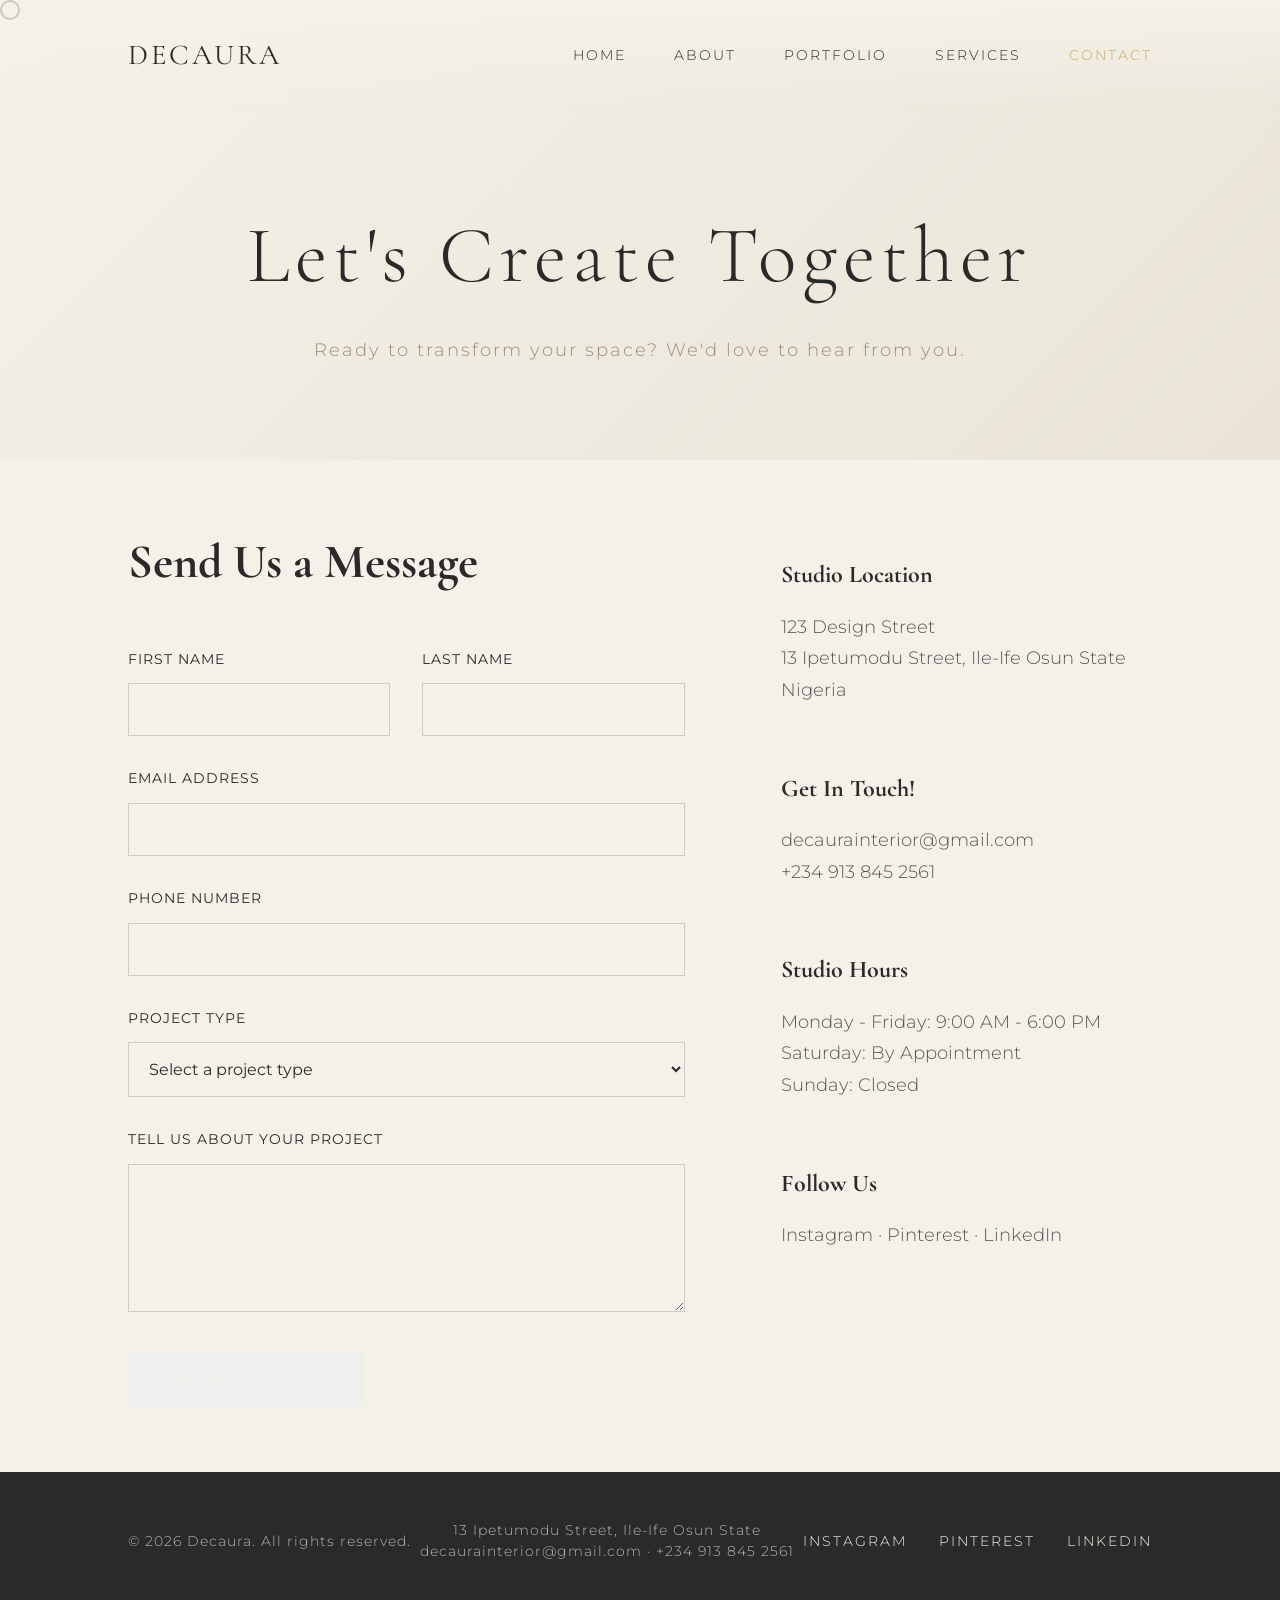
<file: contact.html>
<!doctype html>
<html lang="en">
  <head>
    <meta charset="UTF-8" />
    <meta name="viewport" content="width=device-width, initial-scale=1.0" />
    <title>Contact — DECAURA</title>
    <link
      href="https://fonts.googleapis.com/css2?family=Cormorant+Garamond:wght@300;400;500;600&family=Montserrat:wght@200;300;400;500&display=swap"
      rel="stylesheet"
    />
    <link rel="stylesheet" href="styles.css" />
  </head>
  <body>
    <div class="cursor"></div>
    <nav>
      <div class="logo">DECAURA</div>
      <ul class="nav-links">
        <li><a href="index.html">Home</a></li>
        <li><a href="about.html">About</a></li>
        <li><a href="portfolio.html">Portfolio</a></li>
        <li><a href="services.html">Services</a></li>
        <li><a href="contact.html" class="active">Contact</a></li>
      </ul>
    </nav>
    <section class="page-hero">
      <h1>Let's Create Together</h1>
      <p>Ready to transform your space? We'd love to hear from you.</p>
    </section>
    <section class="contact-content">
      <div class="contact-grid">
        <div class="contact-form-container">
          <h2>Send Us a Message</h2>
          <form class="contact-form">
            <div class="form-row">
              <div class="form-group">
                <label for="first-name">First Name</label>
                <input type="text" id="first-name" name="first-name" required />
              </div>
              <div class="form-group">
                <label for="last-name">Last Name</label>
                <input type="text" id="last-name" name="last-name" required />
              </div>
            </div>
            <div class="form-group">
              <label for="email">Email Address</label>
              <input type="email" id="email" name="email" required />
            </div>
            <div class="form-group">
              <label for="phone">Phone Number</label>
              <input type="tel" id="phone" name="phone" />
            </div>
            <div class="form-group">
              <label for="project-type">Project Type</label>
              <select id="project-type" name="project-type" required>
                <option value="">Select a project type</option>
                <option value="residential">Residential</option>
                <option value="commercial">Commercial</option>
                <option value="hospitality">Hospitality</option>
                <option value="consultation">Consultation</option>
                <option value="other">Other</option>
              </select>
            </div>
            <div class="form-group">
              <label for="message">Tell Us About Your Project</label>
              <textarea
                id="message"
                name="message"
                rows="6"
                required
              ></textarea>
            </div>
            <button type="submit" class="cta-button">Send Message</button>
          </form>
        </div>
        <div class="contact-info">
          <div class="info-block">
            <h3>Studio Location</h3>
            <p>
              123 Design Street<br />13 Ipetumodu Street, Ile-Ife Osun State<br />Nigeria
            </p>
          </div>
          <div class="info-block">
            <h3>Get In Touch!</h3>
            <p>
              <a href="mailto:hello@decaura.design">decaurainterior@gmail.com</a
              ><br /><a href="tel:+15551234567">+234 913 845 2561</a>
            </p>
          </div>
          <div class="info-block">
            <h3>Studio Hours</h3>
            <p>
              Monday - Friday: 9:00 AM - 6:00 PM<br />Saturday: By
              Appointment<br />Sunday: Closed
            </p>
          </div>
          <div class="info-block">
            <h3>Follow Us</h3>
            <p>
              <a href="#">Instagram</a> · <a href="#">Pinterest</a> ·
              <a href="#">LinkedIn</a>
            </p>
          </div>
        </div>
      </div>
    </section>
    <footer>
      <div class="footer-left">
        <p>&copy; 2026 Decaura. All rights reserved.</p>
      </div>
      <div class="footer-center">
        <p>13 Ipetumodu Street, Ile-Ife Osun State</p>
        <p>decaurainterior@gmail.com · +234 913 845 2561</p>
      </div>
      <div class="social-links">
        <a href="#">Instagram</a>
        <a href="#">Pinterest</a>
        <a href="#">Linkedin</a>
      </div>
    </footer>
    <script src="scripts.js"></script>
  </body>
</html>
</file>
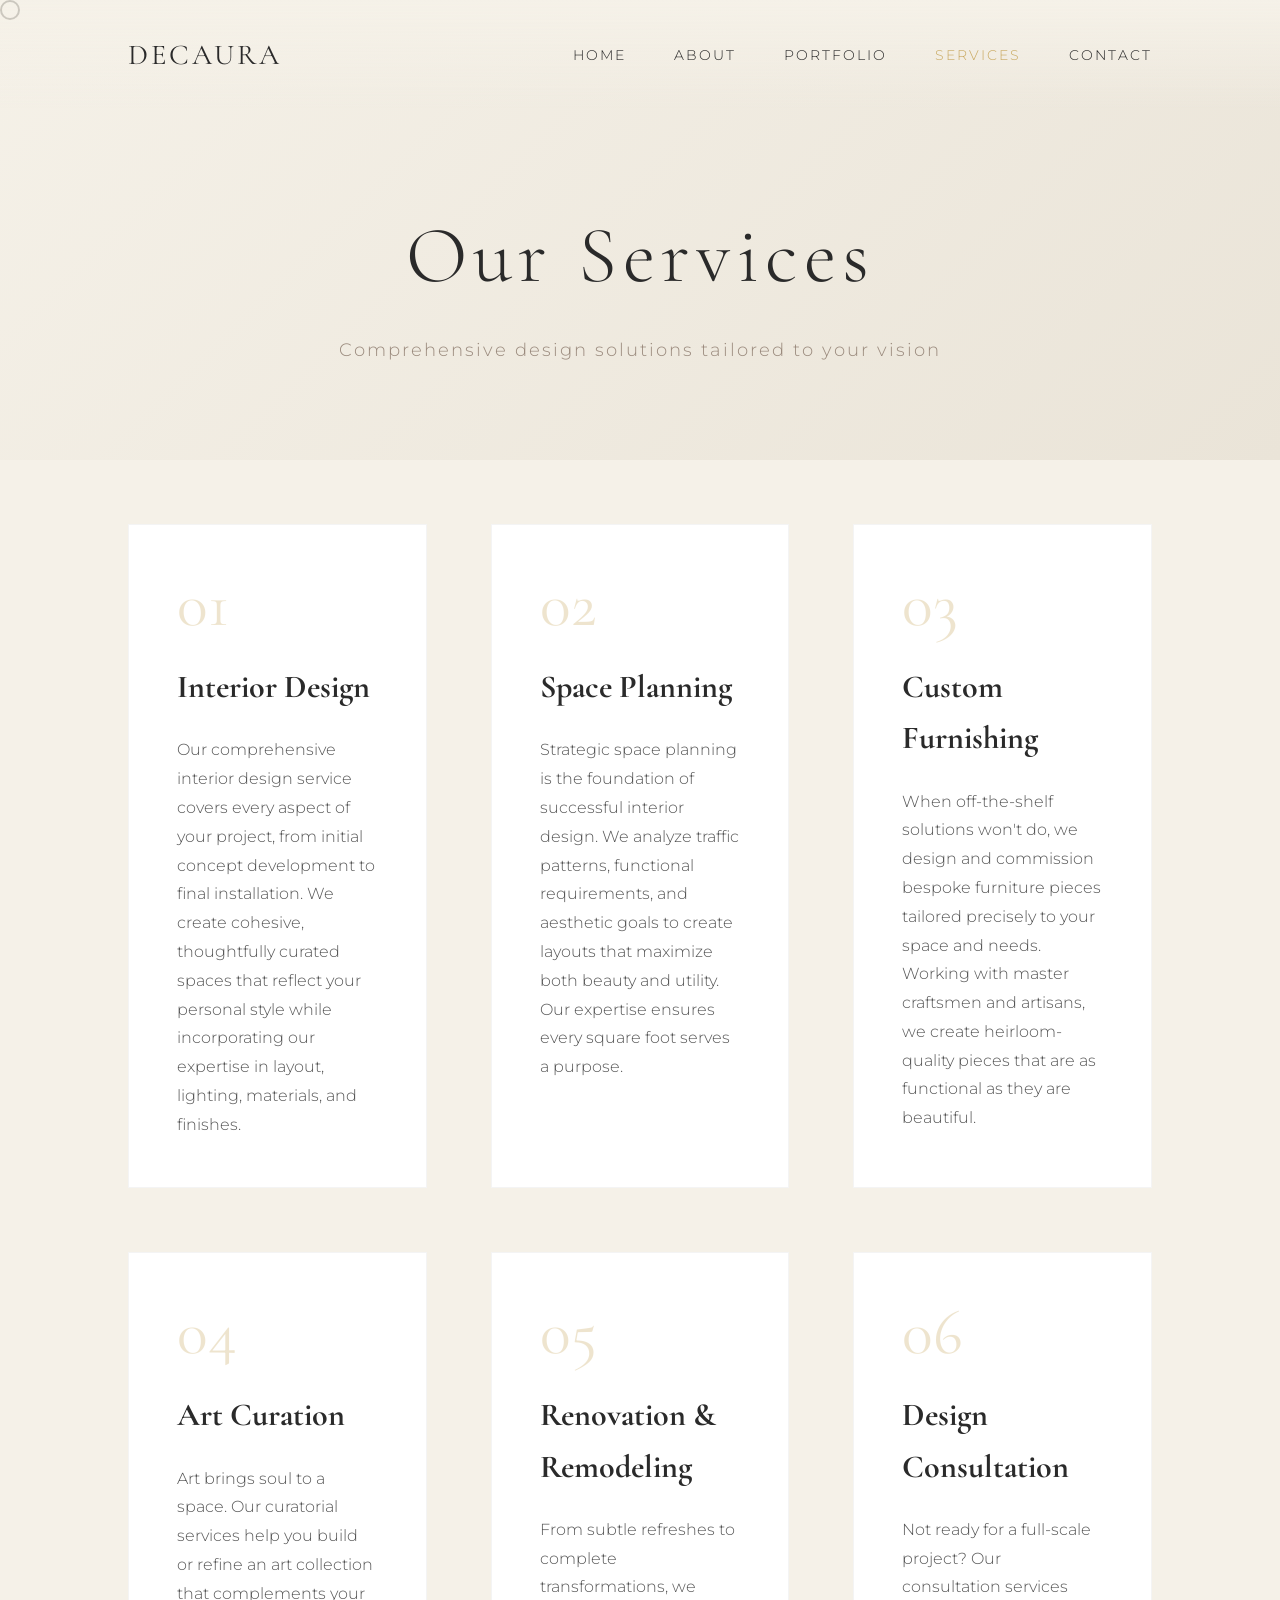
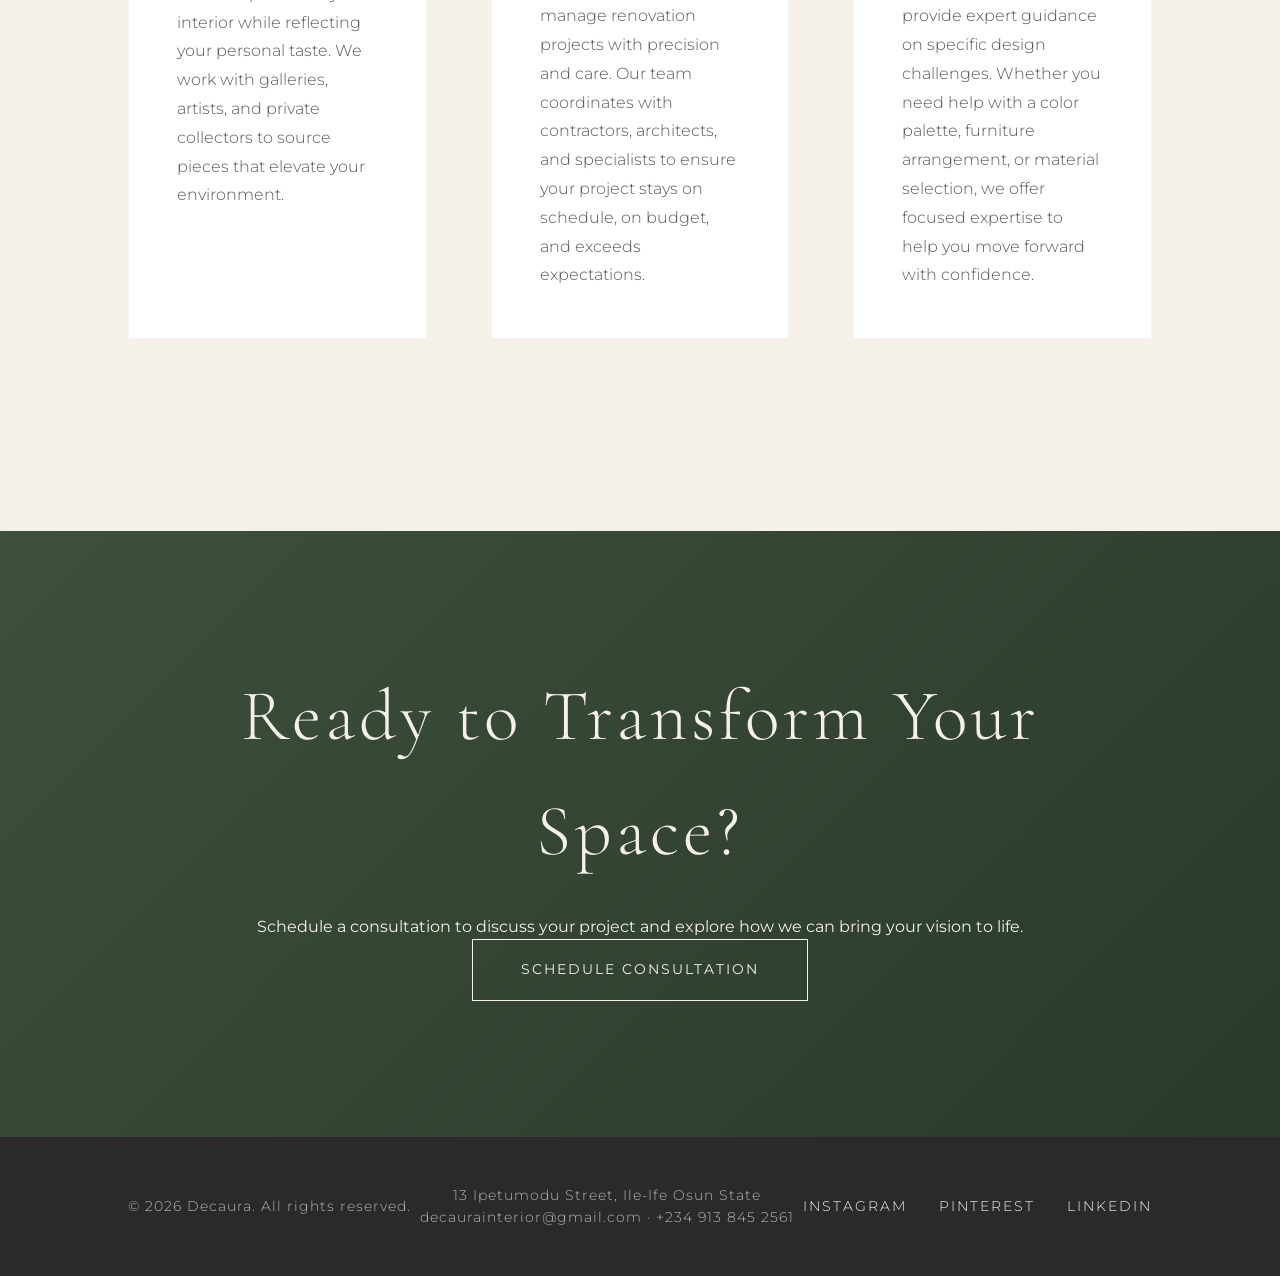
<file: services.html>
<!doctype html>
<html lang="en">
  <head>
    <meta charset="UTF-8" />
    <meta name="viewport" content="width=device-width, initial-scale=1.0" />
    <title>Services — DECAURA</title>
    <link
      href="https://fonts.googleapis.com/css2?family=Cormorant+Garamond:wght@300;400;500;600&family=Montserrat:wght@200;300;400;500&display=swap"
      rel="stylesheet"
    />
    <link rel="stylesheet" href="styles.css" />
  </head>
  <body>
    <div class="cursor"></div>
    <nav>
      <div class="logo">DECAURA</div>
      <ul class="nav-links">
        <li><a href="index.html">Home</a></li>
        <li><a href="about.html">About</a></li>
        <li><a href="portfolio.html">Portfolio</a></li>
        <li><a href="services.html" class="active">Services</a></li>
        <li><a href="contact.html">Contact</a></li>
      </ul>
    </nav>
    <section class="page-hero">
      <h1>Our Services</h1>
      <p>Comprehensive design solutions tailored to your vision</p>
    </section>
    <section class="services-grid">
      <div class="service-card">
        <div class="service-number">01</div>
        <h3>Interior Design</h3>
        <p>
          Our comprehensive interior design service covers every aspect of your
          project, from initial concept development to final installation. We
          create cohesive, thoughtfully curated spaces that reflect your
          personal style while incorporating our expertise in layout, lighting,
          materials, and finishes.
        </p>
      </div>
      <div class="service-card">
        <div class="service-number">02</div>
        <h3>Space Planning</h3>
        <p>
          Strategic space planning is the foundation of successful interior
          design. We analyze traffic patterns, functional requirements, and
          aesthetic goals to create layouts that maximize both beauty and
          utility. Our expertise ensures every square foot serves a purpose.
        </p>
      </div>
      <div class="service-card">
        <div class="service-number">03</div>
        <h3>Custom Furnishing</h3>
        <p>
          When off-the-shelf solutions won't do, we design and commission
          bespoke furniture pieces tailored precisely to your space and needs.
          Working with master craftsmen and artisans, we create heirloom-quality
          pieces that are as functional as they are beautiful.
        </p>
      </div>
      <div class="service-card">
        <div class="service-number">04</div>
        <h3>Art Curation</h3>
        <p>
          Art brings soul to a space. Our curatorial services help you build or
          refine an art collection that complements your interior while
          reflecting your personal taste. We work with galleries, artists, and
          private collectors to source pieces that elevate your environment.
        </p>
      </div>
      <div class="service-card">
        <div class="service-number">05</div>
        <h3>Renovation & Remodeling</h3>
        <p>
          From subtle refreshes to complete transformations, we manage
          renovation projects with precision and care. Our team coordinates with
          contractors, architects, and specialists to ensure your project stays
          on schedule, on budget, and exceeds expectations.
        </p>
      </div>
      <div class="service-card">
        <div class="service-number">06</div>
        <h3>Design Consultation</h3>
        <p>
          Not ready for a full-scale project? Our consultation services provide
          expert guidance on specific design challenges. Whether you need help
          with a color palette, furniture arrangement, or material selection, we
          offer focused expertise to help you move forward with confidence.
        </p>
      </div>
    </section>
    <section class="cta-section">
      <h2>Ready to Transform Your Space?</h2>
      <p>
        Schedule a consultation to discuss your project and explore how we can
        bring your vision to life.
      </p>
      <a href="contact.html" class="cta-button">Schedule Consultation</a>
    </section>
    <footer>
      <div class="footer-left">
        <p>&copy; 2026 Decaura. All rights reserved.</p>
      </div>
      <div class="footer-center">
        <p>13 Ipetumodu Street, Ile-Ife Osun State</p>
        <p>decaurainterior@gmail.com · +234 913 845 2561</p>
      </div>
      <div class="social-links">
        <a href="#">Instagram</a>
        <a href="#">Pinterest</a>
        <a href="#">Linkedin</a>
      </div>
    </footer>
    <script src="scripts.js"></script>
  </body>
</html>
</file>
<file: styles.css>
:root {
  --color-ivory: #f5f1e8;
  --color-charcoal: #2a2a2a;
  --color-warm-taupe: #9b8b7e;
  --color-deep-green: #3d4f3d;
  --color-soft-gold: #c9a961;
  --color-slate: #565656;

  /* 
   * NOTE: "The Seasons" is a premium font. 
   * Ensure you have the font files imported or an Adobe Fonts project linked.
   * Fallbacks: Cormorant Garamond (Display) and Montserrat (Body).
   */
  --font-display: "The Seasons", "Cormorant Garamond", serif;
  --font-body: "The Seasons", "Montserrat", sans-serif;
}

* {
  margin: 0;
  padding: 0;
  box-sizing: border-box;
}

body {
  font-family: var(--font-body);
  background-color: var(--color-ivory);
  color: var(--color-charcoal);
  overflow-x: hidden;
  line-height: 1.6;
  cursor: none;
}

html {
  scroll-behavior: smooth;
}

/* Custom Cursor */
.cursor {
  width: 20px;
  height: 20px;
  border: 2px solid var(--color-charcoal);
  border-radius: 50%;
  position: fixed;
  pointer-events: none;
  z-index: 9999;
  transition:
    transform 0.2s ease,
    border-color 0.2s ease;
  mix-blend-mode: difference;
}

.cursor.hover {
  transform: scale(2);
  border-color: var(--color-soft-gold);
}

/* Navigation */
nav {
  position: fixed;
  top: 0;
  width: 100%;
  padding: 2rem 8rem;
  display: flex;
  justify-content: space-between;
  align-items: center;
  z-index: 1000;
  background: linear-gradient(180deg, var(--color-ivory) 0%, transparent 100%);
  animation: slideDown 0.8s ease-out;
}

@keyframes slideDown {
  from {
    transform: translateY(-100%);
    opacity: 0;
  }
  to {
    transform: translateY(0);
    opacity: 1;
  }
}

.logo {
  font-family: var(--font-display);
  font-size: 1.8rem;
  font-weight: 400;
  letter-spacing: 3px;
  color: var(--color-charcoal);
  cursor: none;
}

.nav-links {
  display: flex;
  gap: 3rem;
  list-style: none;
}

.nav-links a {
  font-family: var(--font-body);
  font-size: 0.85rem;
  font-weight: 300;
  letter-spacing: 2px;
  text-transform: uppercase;
  color: var(--color-charcoal);
  text-decoration: none;
  position: relative;
  cursor: none;
  transition: color 0.3s ease;
}

.nav-links a.active {
  color: var(--color-soft-gold);
}

.nav-links a::after {
  content: "";
  position: absolute;
  bottom: -5px;
  left: 0;
  width: 0;
  height: 1px;
  background: var(--color-soft-gold);
  transition: width 0.4s ease;
}

.nav-links a:hover::after {
  width: 100%;
}

.nav-links a:hover {
  color: var(--color-warm-taupe);
}

/* Hero Section */
.hero {
  height: 100vh;
  display: flex;
  align-items: center;
  justify-content: center;
  position: relative;
  overflow: hidden;
}

.hero-content {
  text-align: center;
  z-index: 2;
  animation: fadeInUp 1.2s ease-out 0.3s both;
}

@keyframes fadeInUp {
  from {
    opacity: 0;
    transform: translateY(60px);
  }
  to {
    opacity: 1;
    transform: translateY(0);
  }
}

.hero h1 {
  font-family: var(--font-display);
  font-size: 7rem;
  font-weight: 300;
  letter-spacing: 8px;
  color: var(--color-charcoal);
  margin-bottom: 1.5rem;
  line-height: 1.1;
}

.hero-subtitle {
  font-family: var(--font-body);
  font-size: 1rem;
  font-weight: 300;
  letter-spacing: 4px;
  text-transform: uppercase;
  color: var(--color-warm-taupe);
  margin-bottom: 3rem;
  animation: fadeInUp 1.2s ease-out 0.6s both;
}

.cta-button {
  display: inline-block;
  padding: 1.2rem 3rem;
  border: 1px solid var(--color-charcoal);
  font-family: var(--font-body);
  font-size: 0.85rem;
  font-weight: 400;
  letter-spacing: 2px;
  text-transform: uppercase;
  color: var(--color-charcoal);
  text-decoration: none;
  cursor: none;
  position: relative;
  overflow: hidden;
  transition: color 0.4s ease;
  animation: fadeInUp 1.2s ease-out 0.9s both;
}

.cta-button::before {
  content: "";
  position: absolute;
  top: 0;
  left: -100%;
  width: 100%;
  height: 100%;
  background: var(--color-charcoal);
  transition: left 0.5s ease;
  z-index: -1;
}

.cta-button:hover::before {
  left: 0;
}

.cta-button:hover {
  color: var(--color-ivory);
}

.hero-video {
  position: absolute;
  top: 0;
  left: 0;
  width: 100%;
  height: 100%;
  object-fit: cover;
  z-index: 0;
}

.hero-overlay {
  position: absolute;
  top: 0;
  left: 0;
  width: 100%;
  height: 100%;
  background: rgba(0, 0, 0, 0.3);
  z-index: 1;
}

/* Updated hero text color for better contrast over video */
.hero h1 {
  color: var(--color-ivory);
}

.hero-subtitle {
  color: #e0e0e0;
}

.hero .cta-button {
  border-color: var(--color-ivory);
  color: var(--color-ivory);
}

.hero .cta-button:hover {
  background-color: var(--color-ivory);
  color: var(--color-charcoal);
}

/* Morphing Button - The Special Effect */
.morph-button {
  position: absolute;
  bottom: 2rem;
  left: 50%;
  transform: translateX(-50%);
  font-family: var(--font-body);
  font-size: 0.85rem;
  font-weight: 400;
  letter-spacing: 2px;
  text-transform: uppercase;
  color: var(--color-ivory);
  text-decoration: none;
  cursor: none;
  padding: 0.8rem 2rem;
  opacity: 0;
  transition: opacity 0.3s ease;
}

.showcase-image:hover .morph-button {
  opacity: 1;
}

.morph-button .button-text {
  position: relative;
  z-index: 2;
  display: inline-block;
}

.morph-button .button-underline {
  position: absolute;
  bottom: 0.6rem;
  left: 50%;
  transform: translateX(-50%);
  width: 60%;
  height: 2px;
  background: var(--color-soft-gold);
  transition: all 0.5s cubic-bezier(0.4, 0, 0.2, 1);
  border-radius: 1px;
}

.morph-button:hover .button-underline {
  width: 100%;
  height: 100%;
  bottom: 0;
  left: 0;
  transform: translateX(0);
  border-radius: 4px;
  background: var(--color-soft-gold);
}

.morph-button:hover {
  color: var(--color-charcoal);
}

/* Section Styles */
.section-label {
  font-family: var(--font-body);
  font-size: 0.75rem;
  font-weight: 400;
  letter-spacing: 3px;
  text-transform: uppercase;
  color: var(--color-soft-gold);
  margin-bottom: 1.5rem;
}

.section-header {
  text-align: center;
  margin-bottom: 4rem;
  padding: 0 8rem;
}

.section-header h2 {
  font-family: var(--font-display);
  font-size: 4.5rem;
  font-weight: 300;
  letter-spacing: 4px;
  color: var(--color-charcoal);
}

/* Featured Projects */
.featured-projects {
  padding: 8rem 8rem;
  background: var(--color-ivory);
}

.projects-showcase {
  display: grid;
  grid-template-columns: repeat(3, 1fr);
  gap: 3rem;
  margin-bottom: 4rem;
}

.showcase-item {
  animation: fadeInUp 0.8s ease-out both;
}

.showcase-item:nth-child(1) {
  animation-delay: 0.1s;
}

.showcase-item:nth-child(2) {
  animation-delay: 0.2s;
}

.showcase-item:nth-child(3) {
  animation-delay: 0.3s;
}

.showcase-image {
  position: relative;
  height: 500px;
  overflow: hidden;
  margin-bottom: 1.5rem;
}

.showcase-image img {
  width: 100%;
  height: 100%;
  object-fit: cover;
  transition: transform 0.8s cubic-bezier(0.4, 0, 0.2, 1);
  filter: grayscale(20%) brightness(0.95);
}

.showcase-item:hover .showcase-image img {
  transform: scale(1.1);
  filter: grayscale(0%) brightness(1);
}

.image-overlay {
  position: absolute;
  top: 0;
  left: 0;
  width: 100%;
  height: 100%;
  background: linear-gradient(
    180deg,
    transparent 0%,
    rgba(42, 42, 42, 0.3) 100%
  );
  pointer-events: none;
}

.showcase-info {
  padding: 0 0.5rem;
}

.project-category {
  font-family: var(--font-body);
  font-size: 0.75rem;
  font-weight: 400;
  letter-spacing: 2px;
  text-transform: uppercase;
  color: var(--color-warm-taupe);
  margin-bottom: 0.75rem;
}

.showcase-info h3 {
  font-family: var(--font-display);
  font-size: 2rem;
  font-weight: 400;
  color: var(--color-charcoal);
  margin-bottom: 0.75rem;
}

.showcase-info p {
  font-family: var(--font-body);
  font-size: 0.95rem;
  font-weight: 300;
  line-height: 1.7;
  color: var(--color-slate);
}

.view-all-container {
  text-align: center;
  margin-top: 4rem;
}

/* Philosophy Section */
.philosophy {
  padding: 8rem 8rem;
  background: linear-gradient(135deg, #eae4d8 0%, var(--color-ivory) 100%);
}

.philosophy-content {
  display: grid;
  grid-template-columns: 1fr 1fr;
  gap: 6rem;
  align-items: center;
  max-width: 1400px;
  margin: 0 auto;
}

.philosophy-text h2 {
  font-family: var(--font-display);
  font-size: 4rem;
  font-weight: 400;
  line-height: 1.2;
  color: var(--color-charcoal);
  margin-bottom: 2rem;
}

.philosophy-text p {
  font-family: var(--font-body);
  font-size: 1.05rem;
  font-weight: 300;
  line-height: 1.9;
  color: var(--color-slate);
  margin-bottom: 1.5rem;
}

.philosophy-image {
  position: relative;
  height: 600px;
  overflow: hidden;
}

.philosophy-image img {
  width: 100%;
  height: 100%;
  object-fit: cover;
  filter: grayscale(20%) contrast(1.1);
  transition: transform 0.6s ease;
}

.philosophy-image:hover img {
  transform: scale(1.05);
}

.text-link {
  font-family: var(--font-body);
  font-size: 0.95rem;
  font-weight: 400;
  letter-spacing: 1px;
  color: var(--color-soft-gold);
  text-decoration: none;
  cursor: none;
  transition: letter-spacing 0.3s ease;
  display: inline-block;
  margin-top: 1rem;
}

.text-link:hover {
  letter-spacing: 2px;
}

/* Footer */
footer {
  padding: 3rem 8rem;
  background: var(--color-charcoal);
  color: var(--color-ivory);
  display: flex;
  justify-content: space-between;
  align-items: center;
}

.footer-left p,
.footer-center p {
  font-family: var(--font-body);
  font-size: 0.85rem;
  font-weight: 300;
  letter-spacing: 1px;
  opacity: 0.7;
  line-height: 1.6;
}

.footer-center {
  text-align: center;
}

.social-links {
  display: flex;
  gap: 2rem;
}

.social-links a {
  font-family: var(--font-body);
  font-size: 0.85rem;
  font-weight: 300;
  letter-spacing: 2px;
  text-transform: uppercase;
  color: var(--color-ivory);
  text-decoration: none;
  cursor: none;
  transition: color 0.3s ease;
}

.social-links a:hover {
  color: var(--color-soft-gold);
}

/* Responsive Styles */
@media (max-width: 1200px) {
  .projects-showcase {
    grid-template-columns: repeat(2, 1fr);
  }
}

@media (max-width: 1024px) {
  .hero h1 {
    font-size: 5rem;
  }

  .philosophy-content {
    grid-template-columns: 1fr;
    gap: 3rem;
  }
}

@media (max-width: 768px) {
  nav {
    padding: 1.5rem 2rem;
  }

  .logo {
    font-size: 1.4rem;
  }

  .nav-links {
    gap: 1.5rem;
  }

  .nav-links a {
    font-size: 0.75rem;
  }

  .hero h1 {
    font-size: 3.5rem;
    letter-spacing: 4px;
  }

  .hero-subtitle {
    font-size: 0.85rem;
  }

  .section-header h2 {
    font-size: 3rem;
  }

  .projects-showcase {
    grid-template-columns: 1fr;
    gap: 2rem;
  }

  footer {
    flex-direction: column;
    gap: 2rem;
    text-align: center;
  }

  .footer-center {
    order: -1;
  }

  body {
    cursor: auto;
  }

  .cursor {
    display: none;
  }
}

/* Page Specific & Shared Element Styles from about.html */
.page-hero {
  padding: 12rem 8rem 6rem;
  text-align: center;
  background: linear-gradient(135deg, var(--color-ivory) 0%, #eae4d8 100%);
}
.page-hero h1 {
  font-family: var(--font-display);
  font-size: 5rem;
  font-weight: 300;
  letter-spacing: 6px;
  color: var(--color-charcoal);
  margin-bottom: 1rem;
}
.page-hero p {
  font-family: var(--font-body);
  font-size: 1.1rem;
  font-weight: 300;
  letter-spacing: 2px;
  color: var(--color-warm-taupe);
}
.about-content {
  padding: 4rem 8rem;
  max-width: 1600px;
  margin: 0 auto;
}
.about-story {
  display: grid;
  grid-template-columns: 1fr 1fr;
  gap: 6rem;
  align-items: center;
  margin-bottom: 8rem;
}
.story-text h2 {
  font-family: var(--font-display);
  font-size: 4rem;
  font-weight: 400;
  line-height: 1.2;
  color: var(--color-charcoal);
  margin-bottom: 2rem;
}
.story-text p {
  font-family: var(--font-body);
  font-size: 1.05rem;
  font-weight: 300;
  line-height: 1.9;
  color: var(--color-slate);
  margin-bottom: 1.5rem;
}
.story-image {
  position: relative;
  height: 700px;
  overflow: hidden;
}
.story-image img {
  width: 100%;
  height: 100%;
  object-fit: cover;
  filter: grayscale(10%);
}
.team-section {
  margin-bottom: 8rem;
}
.team-section h2 {
  font-family: var(--font-display);
  font-size: 4rem;
  font-weight: 300;
  letter-spacing: 4px;
  color: var(--color-charcoal);
  margin-bottom: 3rem;
  text-align: center;
}
.team-grid {
  display: grid;
  grid-template-columns: repeat(4, 1fr);
  gap: 3rem;
}
.team-member {
  text-align: center;
}
.member-image {
  width: 100%;
  height: 350px;
  overflow: hidden;
  margin-bottom: 1.5rem;
}
.member-image img {
  width: 100%;
  height: 100%;
  object-fit: cover;
  filter: grayscale(30%);
  transition:
    filter 0.4s ease,
    transform 0.6s ease;
}
.team-member:hover .member-image img {
  filter: grayscale(0%);
  transform: scale(1.05);
}
.team-member h3 {
  font-family: var(--font-display);
  font-size: 1.8rem;
  font-weight: 400;
  color: var(--color-charcoal);
  margin-bottom: 0.5rem;
}
.member-role {
  font-family: var(--font-body);
  font-size: 0.85rem;
  font-weight: 400;
  letter-spacing: 2px;
  text-transform: uppercase;
  color: var(--color-soft-gold);
  margin-bottom: 1rem;
}
.team-member p {
  font-family: var(--font-body);
  font-size: 0.95rem;
  font-weight: 300;
  line-height: 1.7;
  color: var(--color-slate);
}
.values-section h2 {
  font-family: var(--font-display);
  font-size: 4rem;
  font-weight: 300;
  letter-spacing: 4px;
  color: var(--color-charcoal);
  margin-bottom: 3rem;
  text-align: center;
}
.values-grid {
  display: grid;
  grid-template-columns: repeat(2, 1fr);
  gap: 4rem;
}
.value-item {
  padding: 2rem;
  border-left: 2px solid var(--color-soft-gold);
}
.value-item h3 {
  font-family: var(--font-display);
  font-size: 2rem;
  font-weight: 400;
  color: var(--color-charcoal);
  margin-bottom: 1rem;
}
.value-item p {
  font-family: var(--font-body);
  font-size: 1rem;
  font-weight: 300;
  line-height: 1.8;
  color: var(--color-slate);
}
.cta-section {
  padding: 8rem 8rem;
  background: linear-gradient(135deg, #3d4f3d 0%, #2a3a2a 100%);
  color: var(--color-ivory);
  text-align: center;
}
.cta-section h2 {
  font-family: var(--font-display);
  font-size: 4.5rem;
  font-weight: 300;
  letter-spacing: 4px;
  margin-bottom: 1.5rem;
}
.cta-button {
  display: inline-block;
  padding: 1.2rem 3rem;
  border: 1px solid var(--color-ivory);
  font-family: var(--font-body);
  font-size: 0.85rem;
  font-weight: 400;
  letter-spacing: 2px;
  text-transform: uppercase;
  color: var(--color-ivory);
  text-decoration: none;
  cursor: none;
  position: relative;
  overflow: hidden;
  transition: color 0.4s ease;
}
.cta-button::before {
  content: "";
  position: absolute;
  top: 0;
  left: -100%;
  width: 100%;
  height: 100%;
  background: var(--color-ivory);
  transition: left 0.5s ease;
  z-index: -1;
}
.cta-button:hover::before {
  left: 0;
}
.cta-button:hover {
  color: var(--color-charcoal);
}

@media (max-width: 1200px) {
  .team-grid {
    grid-template-columns: repeat(2, 1fr);
  }
}
@media (max-width: 1024px) {
  .about-story {
    grid-template-columns: 1fr;
    gap: 3rem;
  }
}
@media (max-width: 768px) {
  .page-hero {
    padding: 10rem 2rem 4rem;
  }
  .page-hero h1 {
    font-size: 3rem;
  }
  .team-grid {
    grid-template-columns: 1fr;
  }
  .values-grid {
    grid-template-columns: 1fr;
  }
}

/* Portfolio Page Styles */
.portfolio-grid-section {
    padding: 4rem 8rem;
    background: var(--color-ivory);
}

.portfolio-grid {
    display: grid;
    grid-template-columns: repeat(3, 1fr);
    gap: 3rem;
    max-width: 1600px;
    margin: 0 auto;
}

.portfolio-item {
    animation: fadeInUp 0.6s ease-out both;
}

.portfolio-image {
    position: relative;
    height: 450px;
    overflow: hidden;
    margin-bottom: 1.5rem;
}

.portfolio-image img {
    width: 100%;
    height: 100%;
    object-fit: cover;
    transition: transform 0.8s cubic-bezier(0.4, 0, 0.2, 1);
    filter: grayscale(20%) brightness(0.95);
}

.portfolio-item:hover .portfolio-image img {
    transform: scale(1.1);
    filter: grayscale(0%) brightness(1);
}

.portfolio-info {
    padding: 0 0.5rem;
}

.portfolio-info h3 {
    font-family: var(--font-display);
    font-size: 2rem;
    font-weight: 400;
    color: var(--color-charcoal);
    margin-bottom: 0.75rem;
}

.portfolio-info p {
    font-family: var(--font-body);
    font-size: 0.95rem;
    font-weight: 300;
    line-height: 1.7;
    color: var(--color-slate);
}

/* Services Page Styles */
.services-grid {
    display: grid;
    grid-template-columns: repeat(3, 1fr);
    gap: 4rem;
    padding: 4rem 8rem;
    max-width: 1600px;
    margin: 0 auto 8rem;
}

.service-card {
    padding: 3rem;
    background: #fff;
    border: 1px solid rgba(42, 42, 42, 0.05);
    transition: transform 0.4s ease, box-shadow 0.4s ease;
    height: 100%;
}

.service-card:hover {
    transform: translateY(-10px);
    box-shadow: 0 20px 40px rgba(0,0,0,0.05);
}

.service-number {
    font-family: var(--font-display);
    font-size: 4rem;
    color: var(--color-soft-gold);
    opacity: 0.3;
    margin-bottom: 1.5rem;
    line-height: 1;
}

.service-card h3 {
    font-family: var(--font-display);
    font-size: 2rem;
    margin-bottom: 1.5rem;
    color: var(--color-charcoal);
}

.service-card p {
    font-family: var(--font-body);
    font-size: 1rem;
    line-height: 1.8;
    color: var(--color-slate);
    font-weight: 300;
}

/* Contact Page Styles */
.contact-content {
    padding: 4rem 8rem;
    max-width: 1600px;
    margin: 0 auto;
}

.contact-grid {
    display: grid;
    grid-template-columns: 1.5fr 1fr;
    gap: 6rem;
}

.contact-form-container h2 {
    font-family: var(--font-display);
    font-size: 3rem;
    margin-bottom: 3rem;
    color: var(--color-charcoal);
}

.form-row {
    display: grid;
    grid-template-columns: 1fr 1fr;
    gap: 2rem;
}

.form-group {
    margin-bottom: 2rem;
}

.form-group label {
    display: block;
    font-family: var(--font-body);
    font-size: 0.85rem;
    text-transform: uppercase;
    letter-spacing: 1px;
    color: var(--color-charcoal);
    margin-bottom: 0.8rem;
}

.form-group input,
.form-group select,
.form-group textarea {
    width: 100%;
    padding: 1rem;
    background: transparent;
    border: 1px solid #ccc;
    font-family: var(--font-body);
    font-size: 1rem;
    color: var(--color-charcoal);
    transition: border-color 0.3s ease;
}

.form-group input:focus,
.form-group select:focus,
.form-group textarea:focus {
    outline: none;
    border-color: var(--color-soft-gold);
}

.contact-info {
    padding-top: 2rem;
}

.info-block {
    margin-bottom: 4rem;
}

.info-block h3 {
    font-family: var(--font-display);
    font-size: 1.5rem;
    color: var(--color-charcoal);
    margin-bottom: 1rem;
}

.info-block p, 
.info-block a {
    font-family: var(--font-body);
    font-size: 1.1rem;
    font-weight: 300;
    line-height: 1.8;
    color: var(--color-slate);
    text-decoration: none;
    transition: color 0.3s ease;
}

.info-block a:hover {
    color: var(--color-soft-gold);
}

/* Responsive Styles for New Sections */
@media (max-width: 1200px) {
    .portfolio-grid,
    .services-grid {
        grid-template-columns: repeat(2, 1fr);
    }
}

@media (max-width: 1024px) {
    .contact-grid {
        grid-template-columns: 1fr;
        gap: 4rem;
    }
    
    .contact-info {
        display: grid;
        grid-template-columns: repeat(2, 1fr);
        gap: 2rem;
    }
}

@media (max-width: 768px) {
    .portfolio-grid,
    .services-grid {
        grid-template-columns: 1fr;
        gap: 3rem;
    }
    
    .form-row {
        grid-template-columns: 1fr;
        gap: 0;
    }
    
    .contact-info {
        grid-template-columns: 1fr;
    }
    
    .portfolio-grid-section,
    .services-grid,
    .contact-content {
        padding: 4rem 2rem;
    }
}

/* Detailed Services Section */
.detailed-services {
    padding: 4rem 8rem;
    background: var(--color-ivory);
    max-width: 1600px;
    margin: 0 auto;
}

.service-row {
    display: flex;
    align-items: center;
    gap: 4rem;
    margin-bottom: 4rem;
}

.service-row:last-child {
    margin-bottom: 0;
}

.service-row:nth-child(even) {
    flex-direction: row-reverse;
}

.service-content {
    flex: 1;
    padding: 2rem;
}

.service-header {
    display: flex;
    align-items: center;
    gap: 1.5rem;
    margin-bottom: 1rem;
}

.service-icon {
    /* margin-bottom removed */
    color: var(--color-warm-taupe);
    flex-shrink: 0;
    line-height: 0;
}

.service-content h3 {
    font-family: var(--font-display);
    font-size: 3rem;
    font-weight: 300;
    color: var(--color-charcoal);
    margin-bottom: 0; /* Margin handled by service-header */
    line-height: 1.2;
}

.service-content p {
    font-family: var(--font-body);
    font-size: 1rem;
    font-weight: 300;
    line-height: 1.6;
    color: var(--color-slate);
    margin-bottom: 1.5rem;
}

/* Button Animation Styles */
.service-link {
    font-family: var(--font-body);
    font-size: 0.9rem;
    font-weight: 400;
    text-transform: uppercase;
    letter-spacing: 2px;
    color: var(--color-charcoal);
    text-decoration: none;
    display: flex;
    align-items: center;
    gap: 0.5rem;
    padding: 1rem;
    width: 100%;
    position: relative;
    border-bottom: 1px solid var(--color-soft-gold);
    transition: color 1s cubic-bezier(0.25, 1, 0.5, 1);
    cursor: none;
    z-index: 1;

    /* Background Gradients for Borders */
    background-repeat: no-repeat;
    background-image: 
        linear-gradient(to top, var(--color-soft-gold) 100%, transparent 0), /* Left */
        linear-gradient(to right, var(--color-soft-gold) 100%, transparent 0), /* Top */
        linear-gradient(to bottom, var(--color-soft-gold) 100%, transparent 0); /* Right */
    
    background-size: 1px 0, 0 1px, 1px 0;
    background-position: bottom left, top left, top right;
}

/* Side Spacers (Left and Right) */
.service-link::before,
.service-link::after {
    content: "";
    flex: 0;
    transition: flex 1s cubic-bezier(0.25, 1, 0.5, 1);
}

.service-link:hover::before,
.service-link:hover::after {
    flex: 1;
}

.service-link:hover {
    animation: drawBorders 1s forwards cubic-bezier(0.25, 1, 0.5, 1); 
}

@keyframes drawBorders {
    0% { background-size: 1px 0, 0 1px, 1px 0; }
    33% { background-size: 1px 100%, 0 1px, 1px 0; }
    66% { background-size: 1px 100%, 100% 1px, 1px 0; }
    100% { background-size: 1px 100%, 100% 1px, 1px 100%; }
}

/* Middle Spacer */
.link-spacer {
    flex: 1; /* Explicit flex-grow/shrink basis */
    transition: flex 1s cubic-bezier(0.25, 1, 0.5, 1);
}

.service-link:hover .link-spacer {
    flex: 0;
}

.service-link .arrow {
    transition: transform 1s cubic-bezier(0.25, 1, 0.5, 1);
    display: flex;
    align-items: center;
}

.service-visual {
    flex: 1;
    height: 350px;
    position: relative;
    overflow: hidden;
    border-radius: 8px; /* Added border radius */
}

/* Gallery Grid Section */
.gallery-grid {
    padding: 6rem 8rem; /* Increased horizontal padding */
    background-color: var(--color-ivory);
}

.gallery-header {
    margin-bottom: 4rem;
    text-align: center;
}

.gallery-container {
    display: grid;
    grid-template-columns: repeat(4, 1fr);
    gap: 1rem;
    max-width: 1600px; /* Constrain width */
    margin: 0 auto;    /* Center container */
}

.gallery-item {
    display: flex;
    flex-direction: column;
    gap: 0; /* Remove gap as button is overlay */
    position: relative; /* Context for absolute positioning */
    border-radius: 8px;
    overflow: hidden; /* Ensure button stays within radius */
}

.gallery-image-wrapper {
    width: 100%;
    aspect-ratio: 1;
    /* height removed to allow square aspect ratio */
    overflow: hidden;
    border-radius: 8px; /* Maintain radius on wrapper */
    position: relative;
}

/* Scrim for button visibility */
.gallery-image-wrapper::after {
    content: "";
    position: absolute;
    inset: 0;
    background: linear-gradient(to top, rgba(0,0,0,0.7) 0%, transparent 50%);
    pointer-events: none;
    z-index: 1;
}

.gallery-image-wrapper img {
    width: 100%;
    height: 100%;
    object-fit: cover;
    transition: transform 0.8s cubic-bezier(0.4, 0, 0.2, 1);
    filter: grayscale(10%);
}

.gallery-item:hover .gallery-image-wrapper img {
    transform: scale(1.05);
    filter: grayscale(0%);
}

/* Gallery Button Overlay Styles */
.gallery-item .service-link {
    position: absolute;
    bottom: 1rem;     /* Inset from bottom */
    left: 1rem;       /* Inset from left */
    right: 1rem;      /* Inset from right */
    width: auto;      /* Auto width to respect insets */
    padding: 1rem;
    font-size: 0.8rem;
    background-color: transparent;
    border-bottom: 1px solid rgba(255, 255, 255, 0.5); /* Subtle initial border */
    color: white;
    z-index: 2;
    
    /* White Border Gradients */
    background-image: 
        linear-gradient(to top, white 100%, transparent 0), /* Left */
        linear-gradient(to right, white 100%, transparent 0), /* Top */
        linear-gradient(to bottom, white 100%, transparent 0); /* Right */
}

/* Override hover animation color to keep it white if needed, 
   or allow the default DrawBorders animation to use the background-image defined above.
   The default drawBorders animation modifies background-size, so we just need to ensure 
   the background-image gradients use white, which we did above. 
*/

.gallery-item .service-link .arrow path {
    stroke: white; /* White arrow */
}

/* Responsive Gallery */
@media (max-width: 1200px) {
    .gallery-container {
        grid-template-columns: repeat(3, 1fr);
    }
}

@media (max-width: 900px) {
    .gallery-container {
        grid-template-columns: repeat(2, 1fr);
    }
}

@media (max-width: 600px) {
    .gallery-container {
        grid-template-columns: 1fr;
    }
    
    .gallery-grid {
        padding: 4rem 2rem;
    }
}

.service-visual img {
    width: 100%;
    height: 100%;
    object-fit: cover;
    transition: transform 0.8s cubic-bezier(0.4, 0, 0.2, 1);
    filter: grayscale(10%);
}

.service-row:hover .service-visual img {
    transform: scale(1.05);
    filter: grayscale(0%);
}

/* Responsive Styles for Detailed Services */
@media (max-width: 1024px) {
    .service-row {
        flex-direction: column-reverse; /* Stack image on top of text for all */
        gap: 3rem;
        margin-bottom: 6rem;
    }
    
    .service-row:nth-child(even) {
        flex-direction: column-reverse;
    }

    .service-visual {
        width: 100%;
        height: 400px;
    }

    .service-content h3 {
        font-size: 2.5rem;
    }
}

@media (max-width: 768px) {
    .detailed-services {
        padding: 4rem 2rem;
    }

    .service-content {
        padding: 1rem 0;
    }

    .service-visual {
        height: 300px;
    }
    
    .service-content h3 {
        font-size: 2rem;
    }
}

/* Our Projects Section */
.projects-section {
    padding: 6rem 8rem; /* Increased horizontal padding */
    background-color: var(--color-ivory); /* Match or alternate background */
}

.projects-header {
    display: flex;
    justify-content: space-between;
    align-items: flex-end;
    margin-bottom: 4rem;
    max-width: 1600px;
    margin-left: auto;
    margin-right: auto;
}

.header-left {
    max-width: 600px;
}

.header-left h2 {
    /* reuse h2 styles */
    margin-bottom: 1rem;
}

/* Adjust .view-all-btn to look slightly different or just reuse .service-link */
.view-all-btn.service-link {
    width: auto;
    border-bottom: 1px solid var(--color-charcoal);
    padding: 0.5rem 0;
    font-size: 0.9rem;
    background: none; /* No overlay btn bg */
}

.view-all-btn.service-link:hover {
    color: var(--color-soft-gold);
    border-color: var(--color-soft-gold);
    animation: none; /* Disable the borders animation for this text link if desired, or keep it */
}

/* Projects Grid */
.projects-grid {
    display: grid;
    grid-template-columns: repeat(3, 1fr);
    gap: 2rem;
    max-width: 1600px;
    margin: 0 auto;
}

@media (max-width: 900px) {
    .projects-header {
        flex-direction: column;
        align-items: flex-start;
        gap: 2rem;
    }
    
    .projects-grid {
        grid-template-columns: repeat(2, 1fr);
    }
}

@media (max-width: 600px) {
    .projects-grid {
        grid-template-columns: 1fr;
    }
    .projects-section {
        padding: 4rem 2rem;
    }
}

/* Scroll Animations */
.animate-on-scroll {
    opacity: 0;
    transform: translateY(30px); /* Default slight upward fade for fallback */
    transition: opacity 1.2s cubic-bezier(0.25, 1, 0.5, 1), transform 1.2s cubic-bezier(0.25, 1, 0.5, 1);
    will-change: opacity, transform;
}

.animate-on-scroll.is-visible {
    opacity: 1 !important;
    transform: translateX(0) translateY(0) !important;
}

.slide-from-left {
    transform: translateX(-60px);
}

.slide-from-right {
    transform: translateX(60px);
}

/* About Us Section */
.about-us-section {
    padding: 6rem 8rem;
    background-color: var(--color-ivory);
}

.about-grid {
    display: grid;
    grid-template-columns: 1fr 1fr;
    gap: 6rem;
    align-items: center;
    max-width: 1600px;
    margin: 0 auto;
}

.about-content-col h2 {
    font-family: var(--font-display);
    font-size: 3.5rem;
    font-weight: 300;
    color: var(--color-charcoal);
    margin-bottom: 2rem;
}

.about-description {
    font-family: var(--font-body);
    font-size: 1.1rem;
    font-weight: 300;
    line-height: 1.8;
    color: var(--color-slate);
    margin-bottom: 1.5rem;
    max-width: 600px;
}

.about-content-col p:last-of-type {
    margin-bottom: 3rem;
}

.founder-info {
    margin-bottom: 3rem;
    border-left: 1px solid var(--color-soft-gold);
    padding-left: 1.5rem;
}

.founder-info h3 {
    font-family: var(--font-display);
    font-size: 1.5rem;
    color: var(--color-charcoal);
    margin-bottom: 0.5rem;
}

.founder-role {
    font-family: var(--font-body);
    font-size: 0.9rem;
    text-transform: uppercase;
    letter-spacing: 2px;
    color: var(--color-warm-taupe);
}

.founder-subrole {
    font-family: var(--font-body);
    font-size: 0.8rem;
    color: var(--color-slate);
    margin-top: 0.5rem;
    line-height: 1.4;
    max-width: 400px;
}

.about-image-wrapper {
    position: relative;
    height: 600px;
    border-radius: 12px;
    overflow: hidden;
}

.about-image-wrapper img {
    width: 100%;
    height: 100%;
    object-fit: cover;
    transition: transform 0.8s cubic-bezier(0.4, 0, 0.2, 1);
}

.about-us-section:hover .about-image-wrapper img {
    transform: scale(1.05);
}

/* Responsive About Us */
@media (max-width: 1024px) {
    .about-grid {
        grid-template-columns: 1fr;
        gap: 4rem;
    }

    .about-image-wrapper {
        height: 400px;
        order: -1; /* Image on top for mobile/tablet */
    }

    .about-content-col h2 {
        font-size: 3rem;
    }
}

@media (max-width: 768px) {
    .about-us-section {
        padding: 4rem 2rem;
    }
    
    .about-content-col h2 {
        font-size: 2.5rem;
    }
}
</file>
